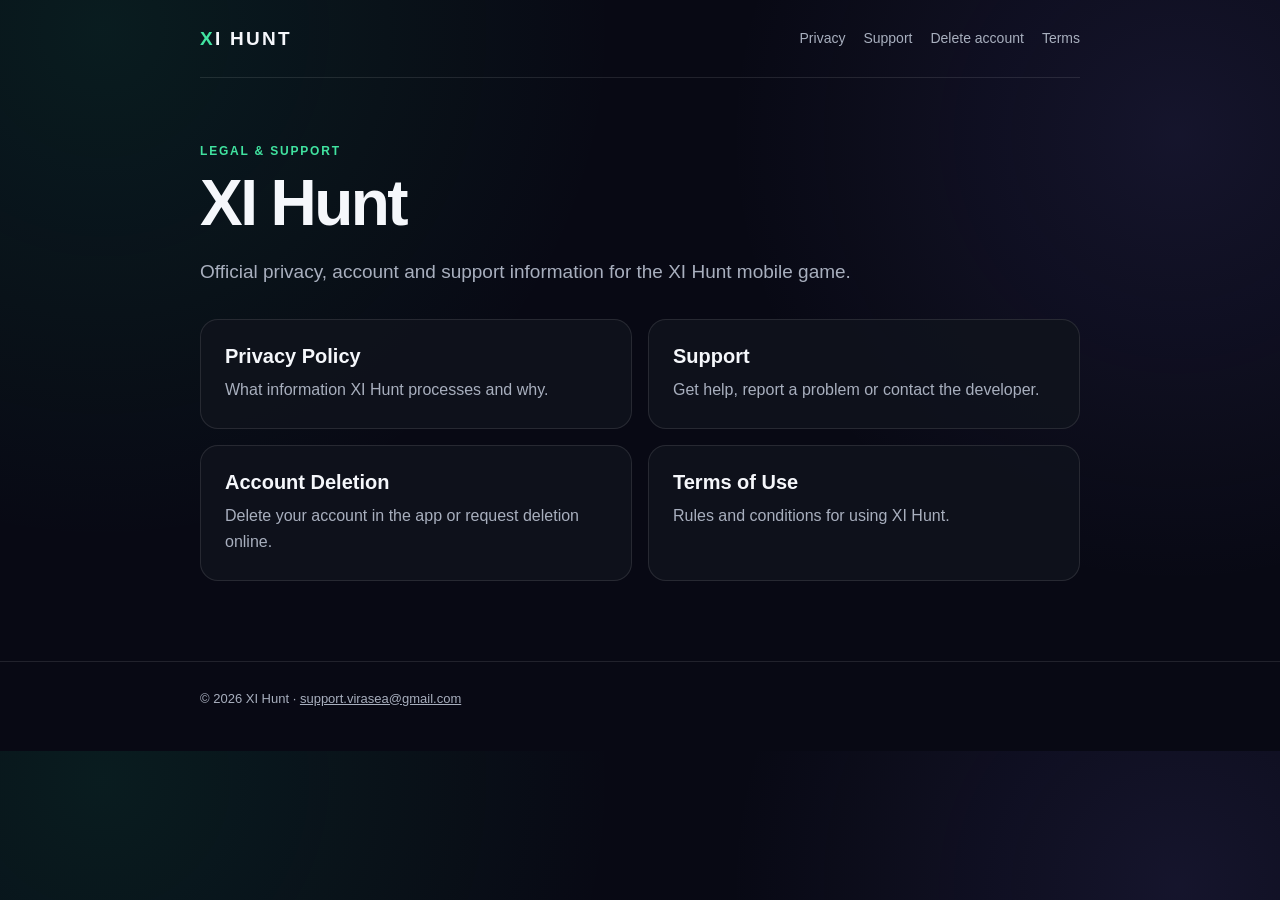
<file: index.html>
<!doctype html>
<html lang="en">
  <head>
    <meta charset="utf-8" />
    <meta name="viewport" content="width=device-width, initial-scale=1" />
    <meta name="description" content="XI Hunt privacy, support, account deletion and terms." />
    <title>XI Hunt — Legal & Support</title>
    <link rel="stylesheet" href="./assets/site.css" />
  </head>
  <body>
    <header class="shell topbar">
      <a class="brand" href="./"><span>X</span>I HUNT</a>
      <nav class="nav" aria-label="Legal and support">
        <a href="./privacy/">Privacy</a>
        <a href="./support/">Support</a>
        <a href="./account-deletion/">Delete account</a>
        <a href="./terms/">Terms</a>
      </nav>
    </header>
    <main class="shell">
      <div class="eyebrow">Legal & Support</div>
      <h1>XI Hunt</h1>
      <p class="lead">Official privacy, account and support information for the XI Hunt mobile game.</p>
      <div class="grid">
        <a class="card" href="./privacy/"><h2>Privacy Policy</h2><p>What information XI Hunt processes and why.</p></a>
        <a class="card" href="./support/"><h2>Support</h2><p>Get help, report a problem or contact the developer.</p></a>
        <a class="card" href="./account-deletion/"><h2>Account Deletion</h2><p>Delete your account in the app or request deletion online.</p></a>
        <a class="card" href="./terms/"><h2>Terms of Use</h2><p>Rules and conditions for using XI Hunt.</p></a>
      </div>
    </main>
    <footer><div class="shell">© 2026 XI Hunt · <a href="mailto:support.virasea@gmail.com">support.virasea@gmail.com</a></div></footer>
  </body>
</html>
</file>
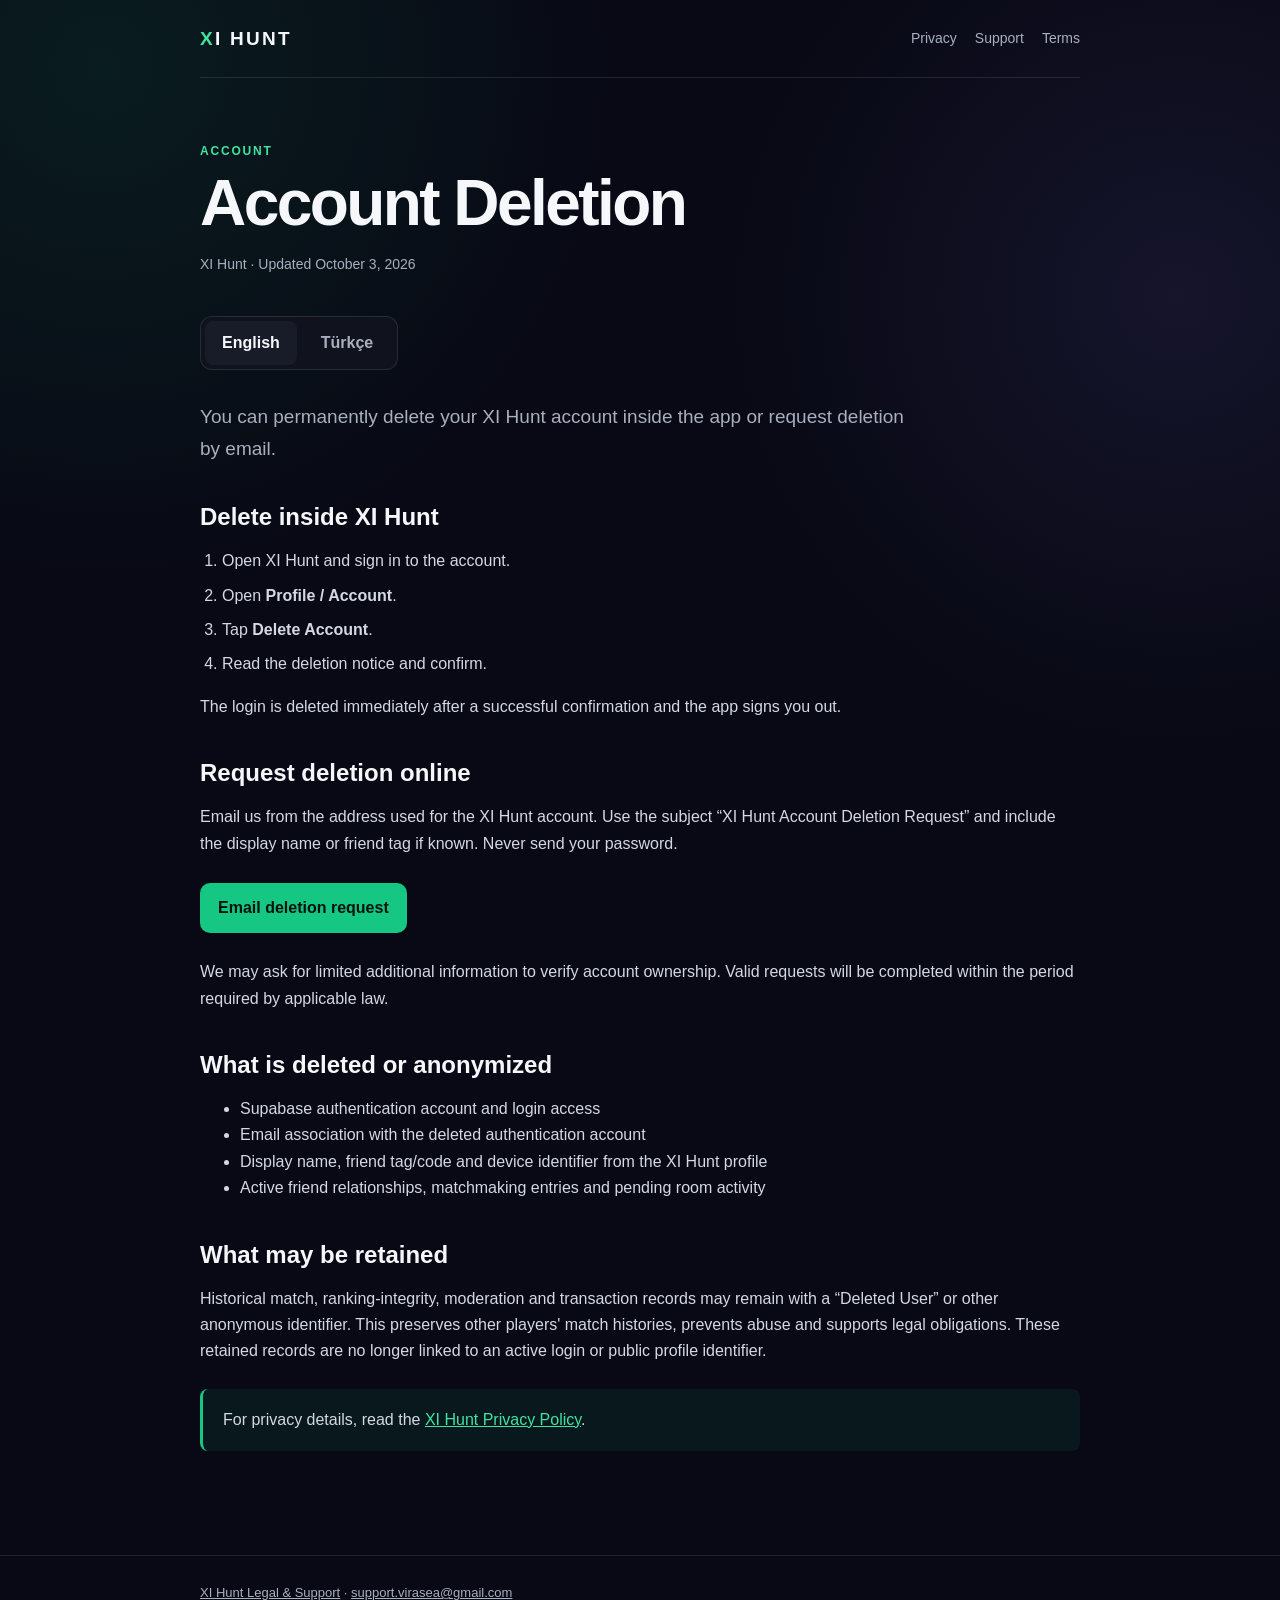
<file: account-deletion/index.html>
<!doctype html>
<html lang="en">
  <head>
    <meta charset="utf-8" /><meta name="viewport" content="width=device-width, initial-scale=1" />
    <meta name="description" content="Delete an XI Hunt account in the app or request deletion online." />
    <title>Account Deletion — XI Hunt</title><link rel="stylesheet" href="../assets/site.css" />
  </head>
  <body>
    <header class="shell topbar"><a class="brand" href="../"><span>X</span>I HUNT</a><nav class="nav"><a href="../privacy/">Privacy</a><a href="../support/">Support</a><a href="../terms/">Terms</a></nav></header>
    <main class="shell">
      <div class="eyebrow">Account</div><h1>Account Deletion</h1><p class="meta">XI Hunt · Updated October 3, 2026</p>
      <div class="language-switch"><button type="button" data-language-button="en" aria-pressed="true">English</button><button type="button" data-language-button="tr" aria-pressed="false">Türkçe</button></div>
      <article data-language-panel="en">
        <p class="lead">You can permanently delete your XI Hunt account inside the app or request deletion by email.</p>
        <h2>Delete inside XI Hunt</h2>
        <ol class="steps"><li>Open XI Hunt and sign in to the account.</li><li>Open <strong>Profile / Account</strong>.</li><li>Tap <strong>Delete Account</strong>.</li><li>Read the deletion notice and confirm.</li></ol>
        <p>The login is deleted immediately after a successful confirmation and the app signs you out.</p>
        <h2>Request deletion online</h2>
        <p>Email us from the address used for the XI Hunt account. Use the subject “XI Hunt Account Deletion Request” and include the display name or friend tag if known. Never send your password.</p>
        <a class="button" href="mailto:support.virasea@gmail.com?subject=XI%20Hunt%20Account%20Deletion%20Request">Email deletion request</a>
        <p>We may ask for limited additional information to verify account ownership. Valid requests will be completed within the period required by applicable law.</p>
        <h2>What is deleted or anonymized</h2>
        <ul><li>Supabase authentication account and login access</li><li>Email association with the deleted authentication account</li><li>Display name, friend tag/code and device identifier from the XI Hunt profile</li><li>Active friend relationships, matchmaking entries and pending room activity</li></ul>
        <h2>What may be retained</h2>
        <p>Historical match, ranking-integrity, moderation and transaction records may remain with a “Deleted User” or other anonymous identifier. This preserves other players' match histories, prevents abuse and supports legal obligations. These retained records are no longer linked to an active login or public profile identifier.</p>
        <div class="notice"><p>For privacy details, read the <a href="../privacy/">XI Hunt Privacy Policy</a>.</p></div>
      </article>
      <article data-language-panel="tr" hidden>
        <p class="lead">XI Hunt hesabınızı uygulama içinden kalıcı olarak silebilir veya e-postayla silme talebi gönderebilirsiniz.</p>
        <h2>XI Hunt içinden silme</h2>
        <ol class="steps"><li>XI Hunt'ı açın ve hesabınıza giriş yapın.</li><li><strong>Profil / Hesap</strong> bölümünü açın.</li><li><strong>Hesabı Sil</strong> seçeneğine dokunun.</li><li>Silme bildirimini okuyup işlemi onaylayın.</li></ol>
        <p>Başarılı onayın ardından giriş hesabı hemen silinir ve uygulamadaki oturumunuz kapatılır.</p>
        <h2>Web üzerinden silme talebi</h2>
        <p>XI Hunt hesabında kullandığınız e-posta adresinden bize yazın. Konu alanına “XI Hunt Hesap Silme Talebi” yazın; biliyorsanız görünen adınızı veya arkadaş etiketini ekleyin. Şifrenizi asla göndermeyin.</p>
        <a class="button" href="mailto:support.virasea@gmail.com?subject=XI%20Hunt%20Hesap%20Silme%20Talebi">Silme talebi gönder</a>
        <p>Hesap sahipliğini doğrulamak için sınırlı ek bilgi isteyebiliriz. Geçerli talepler yürürlükteki hukukun gerektirdiği süre içinde tamamlanır.</p>
        <h2>Silinen veya anonimleştirilen bilgiler</h2>
        <ul><li>Supabase kimlik doğrulama hesabı ve giriş erişimi</li><li>Silinen kimlik doğrulama hesabıyla ilişkili e-posta</li><li>XI Hunt profilindeki görünen ad, arkadaş etiketi/kodu ve cihaz tanımlayıcısı</li><li>Aktif arkadaşlıklar, eşleşme kuyruğu ve bekleyen oda işlemleri</li></ul>
        <h2>Saklanabilecek bilgiler</h2>
        <p>Geçmiş maç, sıralama bütünlüğü, moderasyon ve işlem kayıtları “Silinmiş Kullanıcı” veya başka bir anonim tanımlayıcıyla saklanabilir. Bu; diğer oyuncuların maç geçmişini korumak, kötüye kullanımı önlemek ve yasal yükümlülükleri desteklemek içindir. Saklanan kayıtlar artık aktif bir giriş veya herkese açık profil tanımlayıcısıyla bağlantılı değildir.</p>
        <div class="notice"><p>Ayrıntılar için <a href="../privacy/">XI Hunt Gizlilik Politikası</a>'nı okuyun.</p></div>
      </article>
    </main>
    <footer><div class="shell"><a href="../">XI Hunt Legal & Support</a> · <a href="mailto:support.virasea@gmail.com">support.virasea@gmail.com</a></div></footer><script src="../assets/site.js"></script>
  </body>
</html>
</file>
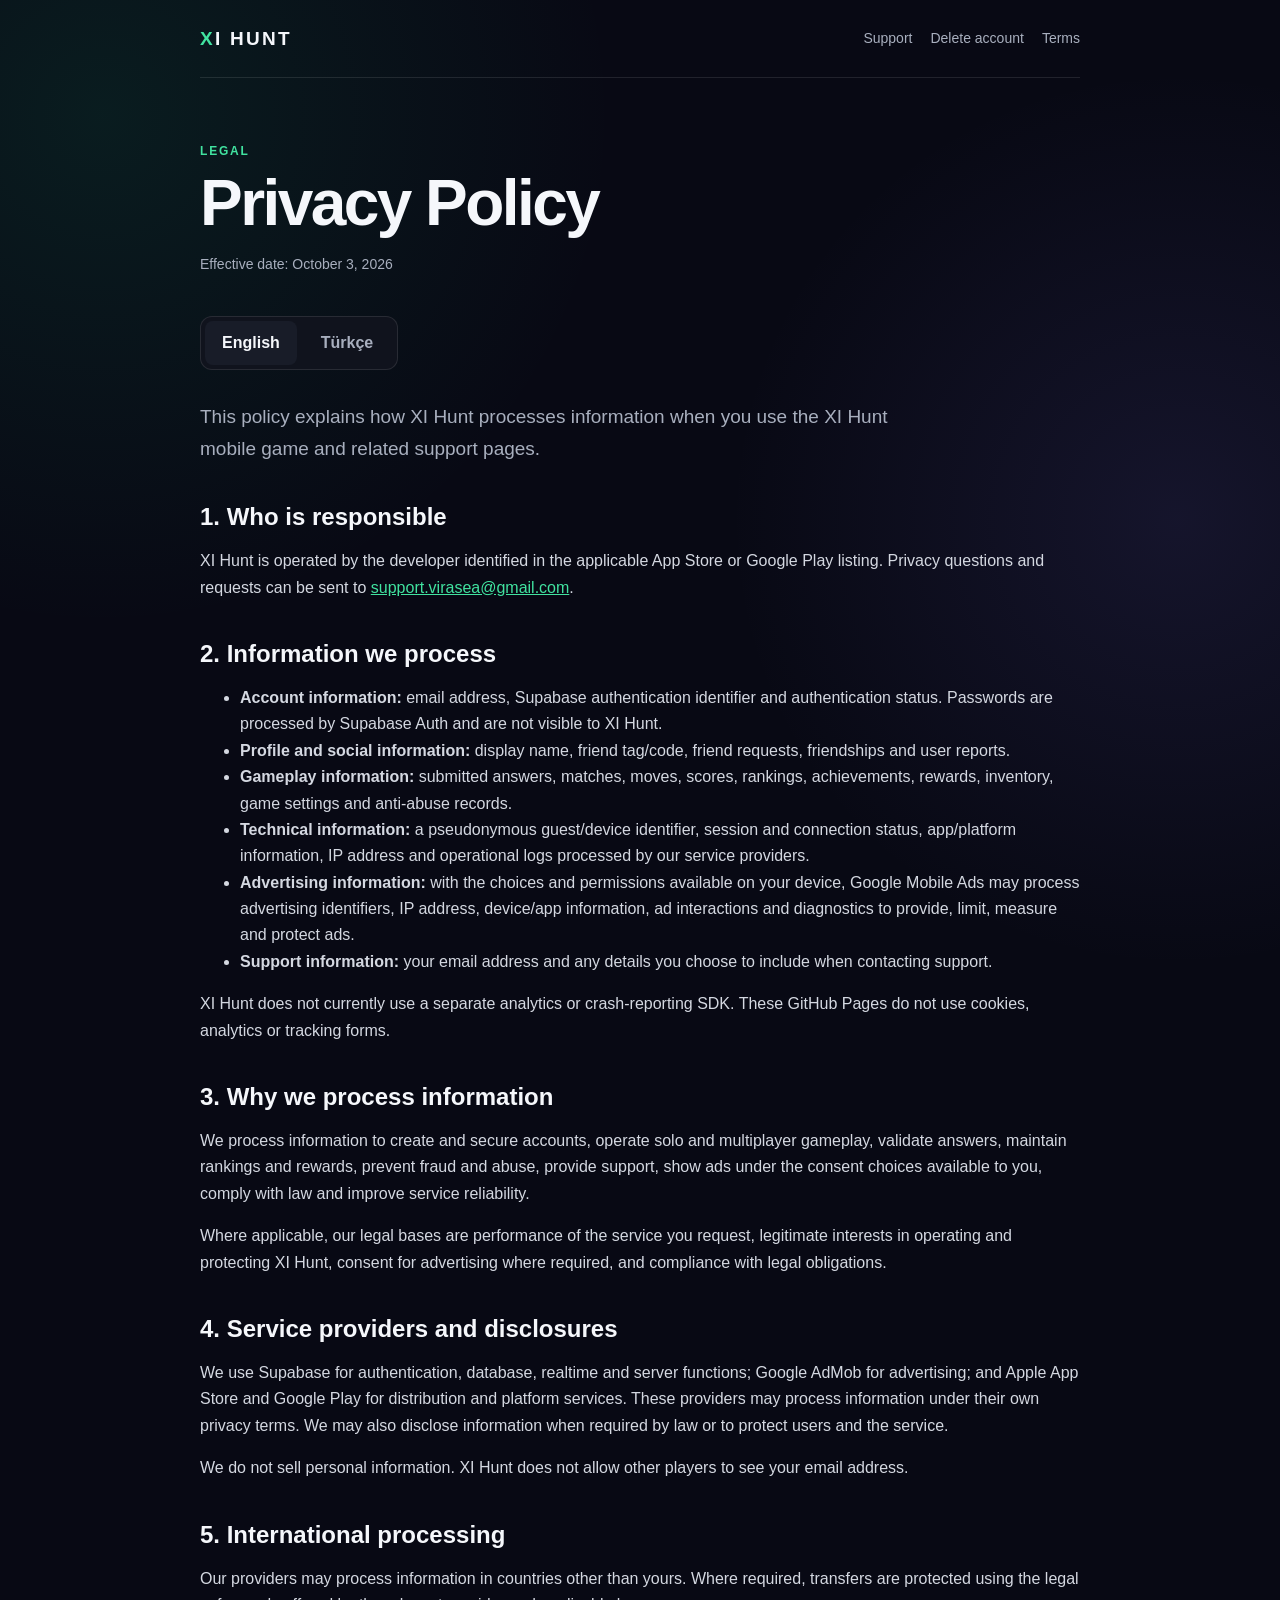
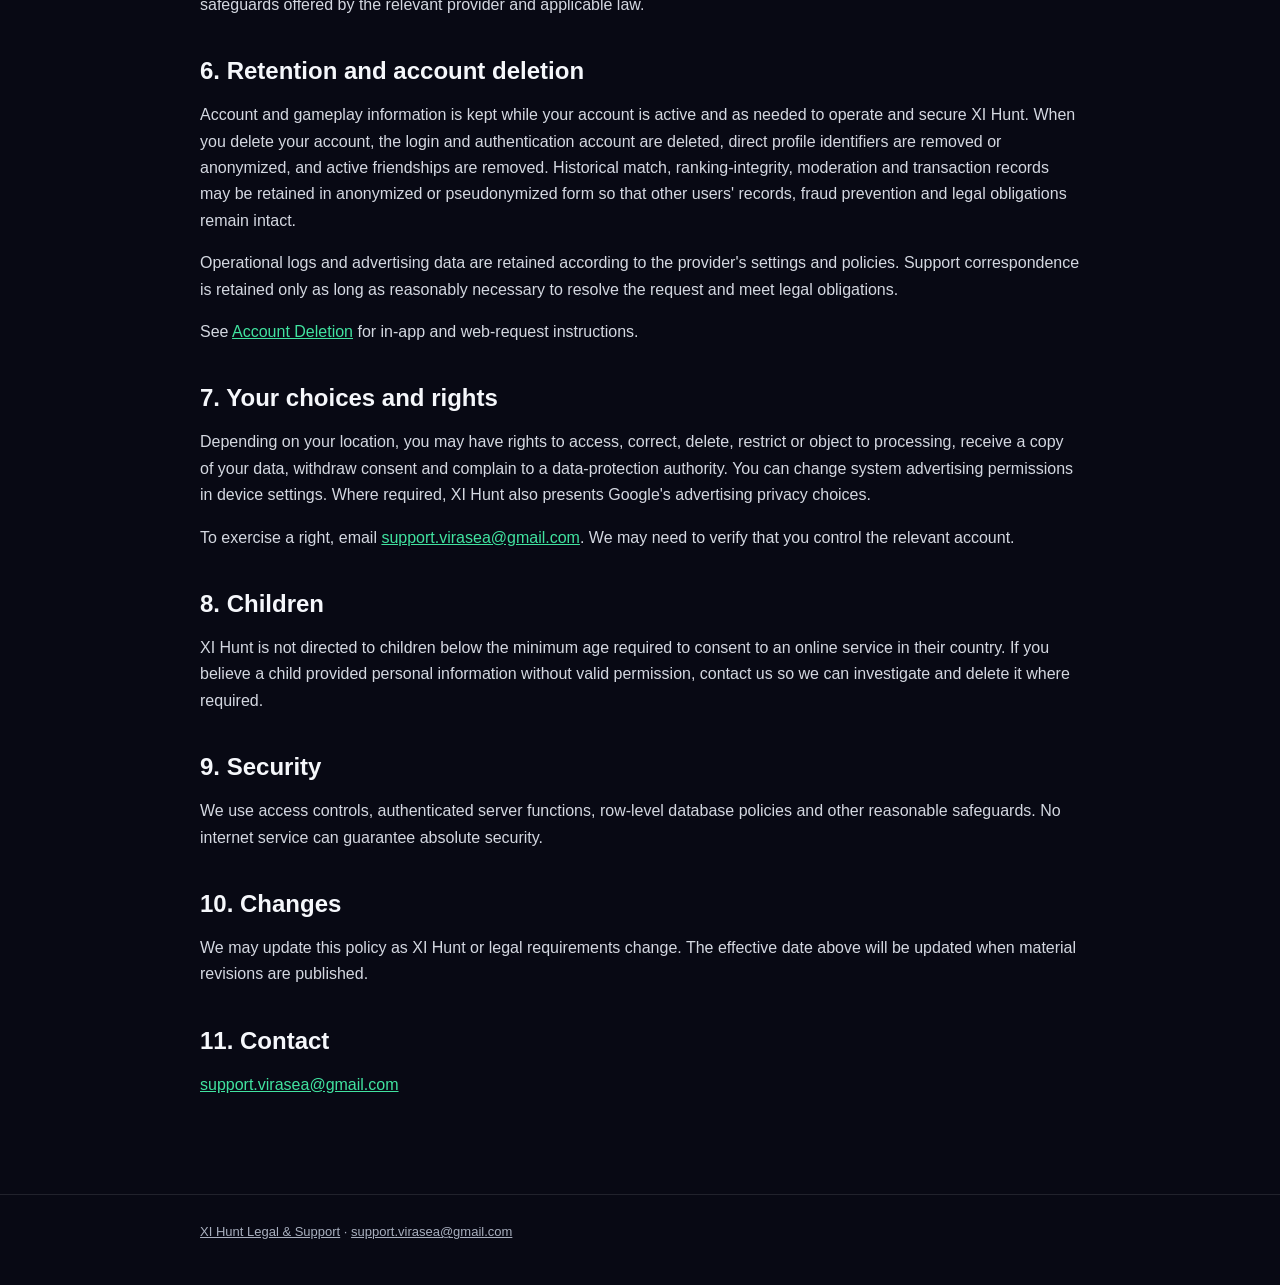
<file: privacy/index.html>
<!doctype html>
<html lang="en">
  <head>
    <meta charset="utf-8" />
    <meta name="viewport" content="width=device-width, initial-scale=1" />
    <meta name="description" content="XI Hunt Privacy Policy." />
    <title>Privacy Policy — XI Hunt</title>
    <link rel="stylesheet" href="../assets/site.css" />
  </head>
  <body>
    <header class="shell topbar"><a class="brand" href="../"><span>X</span>I HUNT</a><nav class="nav"><a href="../support/">Support</a><a href="../account-deletion/">Delete account</a><a href="../terms/">Terms</a></nav></header>
    <main class="shell">
      <div class="eyebrow">Legal</div><h1>Privacy Policy</h1><p class="meta">Effective date: October 3, 2026</p>
      <div class="language-switch" aria-label="Language"><button type="button" data-language-button="en" aria-pressed="true">English</button><button type="button" data-language-button="tr" aria-pressed="false">Türkçe</button></div>

      <article data-language-panel="en">
        <p class="lead">This policy explains how XI Hunt processes information when you use the XI Hunt mobile game and related support pages.</p>
        <h2>1. Who is responsible</h2>
        <p>XI Hunt is operated by the developer identified in the applicable App Store or Google Play listing. Privacy questions and requests can be sent to <a href="mailto:support.virasea@gmail.com">support.virasea@gmail.com</a>.</p>
        <h2>2. Information we process</h2>
        <ul>
          <li><strong>Account information:</strong> email address, Supabase authentication identifier and authentication status. Passwords are processed by Supabase Auth and are not visible to XI Hunt.</li>
          <li><strong>Profile and social information:</strong> display name, friend tag/code, friend requests, friendships and user reports.</li>
          <li><strong>Gameplay information:</strong> submitted answers, matches, moves, scores, rankings, achievements, rewards, inventory, game settings and anti-abuse records.</li>
          <li><strong>Technical information:</strong> a pseudonymous guest/device identifier, session and connection status, app/platform information, IP address and operational logs processed by our service providers.</li>
          <li><strong>Advertising information:</strong> with the choices and permissions available on your device, Google Mobile Ads may process advertising identifiers, IP address, device/app information, ad interactions and diagnostics to provide, limit, measure and protect ads.</li>
          <li><strong>Support information:</strong> your email address and any details you choose to include when contacting support.</li>
        </ul>
        <p>XI Hunt does not currently use a separate analytics or crash-reporting SDK. These GitHub Pages do not use cookies, analytics or tracking forms.</p>
        <h2>3. Why we process information</h2>
        <p>We process information to create and secure accounts, operate solo and multiplayer gameplay, validate answers, maintain rankings and rewards, prevent fraud and abuse, provide support, show ads under the consent choices available to you, comply with law and improve service reliability.</p>
        <p>Where applicable, our legal bases are performance of the service you request, legitimate interests in operating and protecting XI Hunt, consent for advertising where required, and compliance with legal obligations.</p>
        <h2>4. Service providers and disclosures</h2>
        <p>We use Supabase for authentication, database, realtime and server functions; Google AdMob for advertising; and Apple App Store and Google Play for distribution and platform services. These providers may process information under their own privacy terms. We may also disclose information when required by law or to protect users and the service.</p>
        <p>We do not sell personal information. XI Hunt does not allow other players to see your email address.</p>
        <h2>5. International processing</h2>
        <p>Our providers may process information in countries other than yours. Where required, transfers are protected using the legal safeguards offered by the relevant provider and applicable law.</p>
        <h2>6. Retention and account deletion</h2>
        <p>Account and gameplay information is kept while your account is active and as needed to operate and secure XI Hunt. When you delete your account, the login and authentication account are deleted, direct profile identifiers are removed or anonymized, and active friendships are removed. Historical match, ranking-integrity, moderation and transaction records may be retained in anonymized or pseudonymized form so that other users' records, fraud prevention and legal obligations remain intact.</p>
        <p>Operational logs and advertising data are retained according to the provider's settings and policies. Support correspondence is retained only as long as reasonably necessary to resolve the request and meet legal obligations.</p>
        <p>See <a href="../account-deletion/">Account Deletion</a> for in-app and web-request instructions.</p>
        <h2>7. Your choices and rights</h2>
        <p>Depending on your location, you may have rights to access, correct, delete, restrict or object to processing, receive a copy of your data, withdraw consent and complain to a data-protection authority. You can change system advertising permissions in device settings. Where required, XI Hunt also presents Google's advertising privacy choices.</p>
        <p>To exercise a right, email <a href="mailto:support.virasea@gmail.com">support.virasea@gmail.com</a>. We may need to verify that you control the relevant account.</p>
        <h2>8. Children</h2>
        <p>XI Hunt is not directed to children below the minimum age required to consent to an online service in their country. If you believe a child provided personal information without valid permission, contact us so we can investigate and delete it where required.</p>
        <h2>9. Security</h2>
        <p>We use access controls, authenticated server functions, row-level database policies and other reasonable safeguards. No internet service can guarantee absolute security.</p>
        <h2>10. Changes</h2>
        <p>We may update this policy as XI Hunt or legal requirements change. The effective date above will be updated when material revisions are published.</p>
        <h2>11. Contact</h2><p><a href="mailto:support.virasea@gmail.com">support.virasea@gmail.com</a></p>
      </article>

      <article data-language-panel="tr" hidden>
        <p class="lead">Bu politika, XI Hunt mobil oyununu ve ilgili destek sayfalarını kullandığınızda bilgilerin nasıl işlendiğini açıklar.</p>
        <h2>1. Veri sorumlusu</h2>
        <p>XI Hunt, ilgili App Store veya Google Play sayfasında belirtilen geliştirici tarafından işletilir. Gizlilik soruları ve talepleri <a href="mailto:support.virasea@gmail.com">support.virasea@gmail.com</a> adresine gönderilebilir.</p>
        <h2>2. İşlediğimiz bilgiler</h2>
        <ul>
          <li><strong>Hesap bilgileri:</strong> e-posta adresi, Supabase kimlik doğrulama tanımlayıcısı ve doğrulama durumu. Şifreler Supabase Auth tarafından işlenir ve XI Hunt tarafından görüntülenmez.</li>
          <li><strong>Profil ve sosyal bilgiler:</strong> görünen ad, arkadaş etiketi/kodu, arkadaşlık istekleri, arkadaşlıklar ve kullanıcı raporları.</li>
          <li><strong>Oyun bilgileri:</strong> gönderilen cevaplar, maçlar, hamleler, skorlar, sıralamalar, başarımlar, ödüller, envanter, oyun ayarları ve kötüye kullanım önleme kayıtları.</li>
          <li><strong>Teknik bilgiler:</strong> takma adlı misafir/cihaz tanımlayıcısı, oturum ve bağlantı durumu, uygulama/platform bilgisi, IP adresi ve hizmet sağlayıcılarımızın işlediği operasyon kayıtları.</li>
          <li><strong>Reklam bilgileri:</strong> cihazınızdaki seçim ve izinlere bağlı olarak Google Mobile Ads; reklam sunmak, sınırlamak, ölçmek ve korumak için reklam tanımlayıcılarını, IP adresini, cihaz/uygulama bilgisini, reklam etkileşimlerini ve tanılama verilerini işleyebilir.</li>
          <li><strong>Destek bilgileri:</strong> destekle iletişime geçtiğinizde e-posta adresiniz ve paylaşmayı seçtiğiniz bilgiler.</li>
        </ul>
        <p>XI Hunt şu anda ayrı bir analiz veya çökme raporlama SDK'sı kullanmaz. Bu GitHub Pages sayfaları çerez, analiz veya takip formu kullanmaz.</p>
        <h2>3. Bilgileri neden işliyoruz</h2>
        <p>Bilgileri; hesap oluşturmak ve korumak, solo ve çok oyunculu oyunları çalıştırmak, cevapları doğrulamak, sıralama ve ödülleri sürdürmek, dolandırıcılık ve kötüye kullanımı önlemek, destek vermek, izin tercihlerinize göre reklam göstermek, yasal yükümlülüklere uymak ve hizmet güvenilirliğini geliştirmek için işleriz.</p>
        <p>Uygulanabildiği ölçüde hukuki sebeplerimiz; talep ettiğiniz hizmetin sunulması, XI Hunt'ı işletme ve korumaya yönelik meşru menfaatler, gerekli olduğu yerde reklam izni ve hukuki yükümlülüklerdir.</p>
        <h2>4. Hizmet sağlayıcılar ve paylaşımlar</h2>
        <p>Kimlik doğrulama, veritabanı, gerçek zamanlı servis ve sunucu fonksiyonları için Supabase; reklamlar için Google AdMob; dağıtım ve platform hizmetleri için Apple App Store ve Google Play kullanılır. Bu sağlayıcılar bilgileri kendi gizlilik koşullarına göre işleyebilir. Ayrıca yasaların gerektirdiği veya kullanıcıları ve hizmeti korumak için gerekli olduğu durumlarda bilgi paylaşabiliriz.</p>
        <p>Kişisel bilgileri satmayız. XI Hunt e-posta adresinizi diğer oyunculara göstermez.</p>
        <h2>5. Uluslararası işleme</h2>
        <p>Hizmet sağlayıcılarımız bilgileri yaşadığınız ülke dışındaki ülkelerde işleyebilir. Gerekli olduğunda aktarımlar, ilgili sağlayıcının sunduğu ve yürürlükteki hukuka uygun güvencelerle korunur.</p>
        <h2>6. Saklama ve hesap silme</h2>
        <p>Hesap ve oyun bilgileri, hesabınız aktifken ve XI Hunt'ı işletmek ve korumak için gerektiği sürece saklanır. Hesabınızı sildiğinizde giriş ve kimlik doğrulama hesabı silinir, doğrudan profil tanımlayıcıları kaldırılır veya anonimleştirilir ve aktif arkadaşlıklar kaldırılır. Diğer kullanıcıların kayıtlarının, sıralama bütünlüğünün, dolandırıcılık önlemenin ve yasal yükümlülüklerin bozulmaması için geçmiş maç, moderasyon ve işlem kayıtları anonim veya takma adlı biçimde saklanabilir.</p>
        <p>Operasyon kayıtları ve reklam verileri, sağlayıcının ayar ve politikalarına göre saklanır. Destek yazışmaları yalnızca talebi çözmek ve yasal yükümlülükleri yerine getirmek için makul ölçüde gerekli süre boyunca tutulur.</p>
        <p>Uygulama içi ve web talebi adımları için <a href="../account-deletion/">Hesap Silme</a> sayfasına bakın.</p>
        <h2>7. Seçimleriniz ve haklarınız</h2>
        <p>Bulunduğunuz yere göre verilerinize erişme, düzeltme, silme, işlemeyi kısıtlama veya itiraz etme, verilerinizin bir kopyasını alma, izni geri çekme ve veri koruma makamına şikâyet etme haklarınız olabilir. Sistem reklam izinlerini cihaz ayarlarından değiştirebilirsiniz. Gerekli bölgelerde XI Hunt ayrıca Google reklam gizlilik seçeneklerini sunar.</p>
        <p>Bir hakkınızı kullanmak için <a href="mailto:support.virasea@gmail.com">support.virasea@gmail.com</a> adresine yazın. İlgili hesabın size ait olduğunu doğrulamamız gerekebilir.</p>
        <h2>8. Çocuklar</h2>
        <p>XI Hunt, bulunduğu ülkede çevrimiçi hizmete izin vermek için gereken asgari yaşın altındaki çocuklara yönelik değildir. Bir çocuğun geçerli izin olmadan kişisel bilgi verdiğini düşünüyorsanız inceleyip gerektiğinde silmemiz için bizimle iletişime geçin.</p>
        <h2>9. Güvenlik</h2>
        <p>Erişim kontrolleri, kimliği doğrulanmış sunucu fonksiyonları, satır seviyesinde veritabanı politikaları ve diğer makul önlemleri kullanırız. Hiçbir internet hizmeti mutlak güvenlik garanti edemez.</p>
        <h2>10. Değişiklikler</h2>
        <p>XI Hunt veya yasal gereklilikler değiştikçe bu politikayı güncelleyebiliriz. Önemli değişiklikler yayımlandığında yukarıdaki yürürlük tarihi güncellenir.</p>
        <h2>11. İletişim</h2><p><a href="mailto:support.virasea@gmail.com">support.virasea@gmail.com</a></p>
      </article>
    </main>
    <footer><div class="shell"><a href="../">XI Hunt Legal & Support</a> · <a href="mailto:support.virasea@gmail.com">support.virasea@gmail.com</a></div></footer>
    <script src="../assets/site.js"></script>
  </body>
</html>
</file>
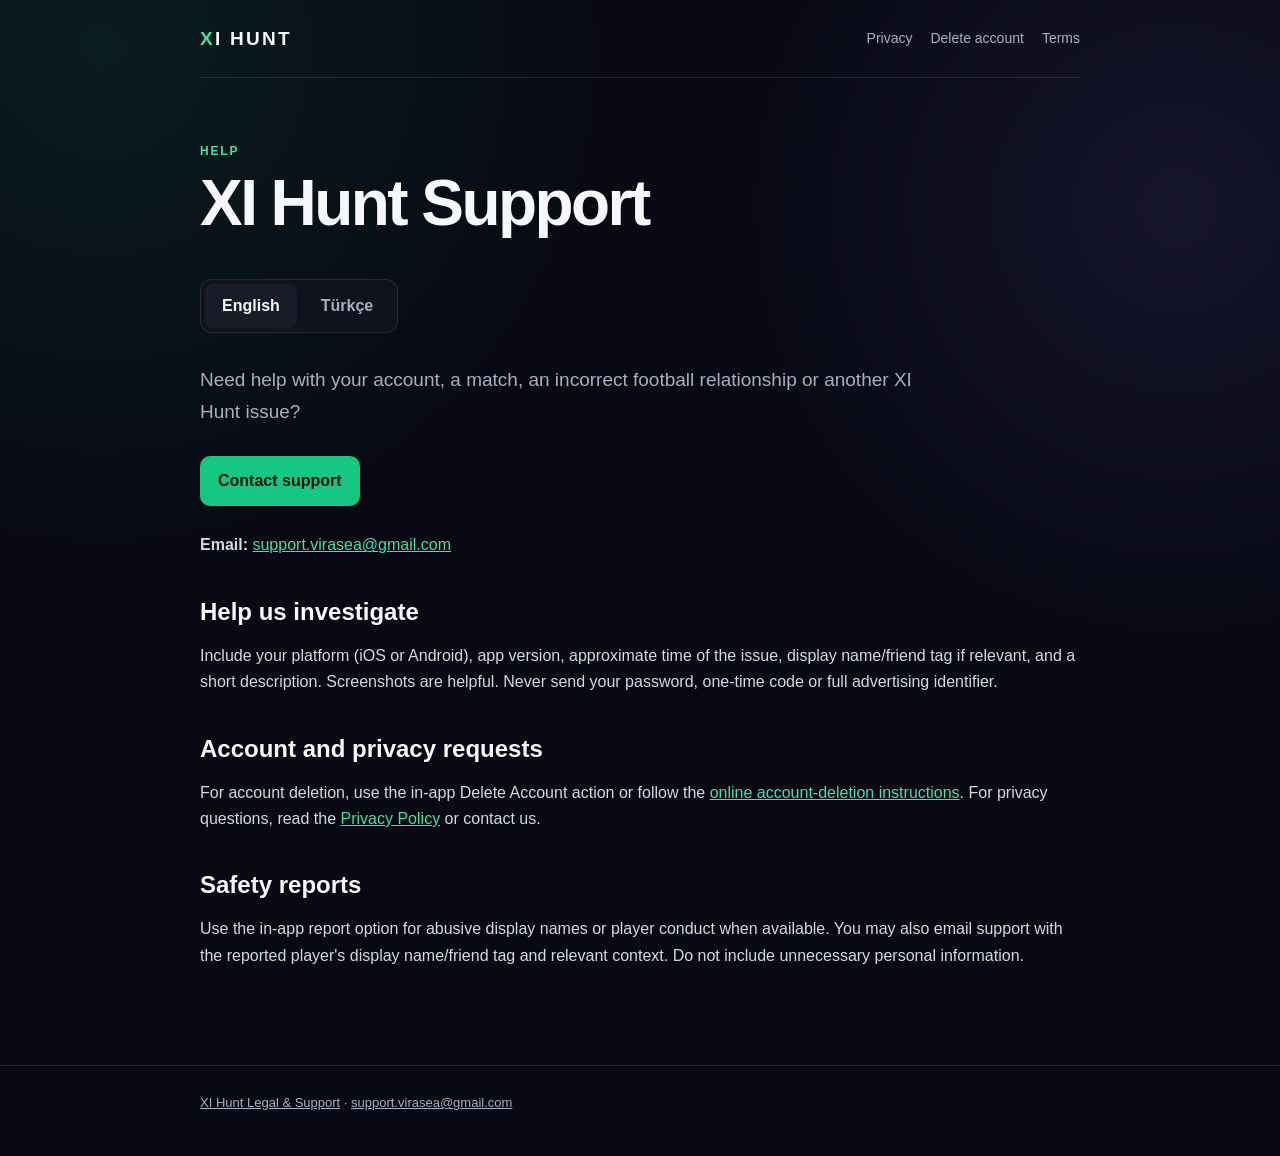
<file: support/index.html>
<!doctype html>
<html lang="en">
  <head><meta charset="utf-8" /><meta name="viewport" content="width=device-width, initial-scale=1" /><meta name="description" content="Contact XI Hunt support." /><title>Support — XI Hunt</title><link rel="stylesheet" href="../assets/site.css" /></head>
  <body>
    <header class="shell topbar"><a class="brand" href="../"><span>X</span>I HUNT</a><nav class="nav"><a href="../privacy/">Privacy</a><a href="../account-deletion/">Delete account</a><a href="../terms/">Terms</a></nav></header>
    <main class="shell">
      <div class="eyebrow">Help</div><h1>XI Hunt Support</h1>
      <div class="language-switch"><button type="button" data-language-button="en" aria-pressed="true">English</button><button type="button" data-language-button="tr" aria-pressed="false">Türkçe</button></div>
      <article data-language-panel="en">
        <p class="lead">Need help with your account, a match, an incorrect football relationship or another XI Hunt issue?</p>
        <a class="button" href="mailto:support.virasea@gmail.com?subject=XI%20Hunt%20Support">Contact support</a>
        <p><strong>Email:</strong> <a href="mailto:support.virasea@gmail.com">support.virasea@gmail.com</a></p>
        <h2>Help us investigate</h2><p>Include your platform (iOS or Android), app version, approximate time of the issue, display name/friend tag if relevant, and a short description. Screenshots are helpful. Never send your password, one-time code or full advertising identifier.</p>
        <h2>Account and privacy requests</h2><p>For account deletion, use the in-app Delete Account action or follow the <a href="../account-deletion/">online account-deletion instructions</a>. For privacy questions, read the <a href="../privacy/">Privacy Policy</a> or contact us.</p>
        <h2>Safety reports</h2><p>Use the in-app report option for abusive display names or player conduct when available. You may also email support with the reported player's display name/friend tag and relevant context. Do not include unnecessary personal information.</p>
      </article>
      <article data-language-panel="tr" hidden>
        <p class="lead">Hesabınız, bir maç, hatalı futbolcu ilişkisi veya başka bir XI Hunt sorunu için yardıma mı ihtiyacınız var?</p>
        <a class="button" href="mailto:support.virasea@gmail.com?subject=XI%20Hunt%20Destek">Destekle iletişime geç</a>
        <p><strong>E-posta:</strong> <a href="mailto:support.virasea@gmail.com">support.virasea@gmail.com</a></p>
        <h2>İncelememize yardımcı olun</h2><p>Platformunuzu (iOS veya Android), uygulama sürümünü, sorunun yaklaşık zamanını, ilgiliyse görünen adınızı/arkadaş etiketinizi ve kısa bir açıklamayı ekleyin. Ekran görüntüleri faydalıdır. Şifrenizi, tek kullanımlık kodunuzu veya tam reklam tanımlayıcınızı asla göndermeyin.</p>
        <h2>Hesap ve gizlilik talepleri</h2><p>Hesap silme için uygulama içindeki Hesabı Sil işlemini kullanın veya <a href="../account-deletion/">web üzerinden hesap silme adımlarını</a> izleyin. Gizlilik soruları için <a href="../privacy/">Gizlilik Politikası</a>'nı okuyun veya bizimle iletişime geçin.</p>
        <h2>Güvenlik bildirimleri</h2><p>Uygun olduğunda kötüye kullanılan görünen adlar veya oyuncu davranışları için uygulama içi bildirim seçeneğini kullanın. Bildirilen oyuncunun görünen adı/arkadaş etiketi ve ilgili bağlamla destek e-postasına da yazabilirsiniz. Gereksiz kişisel bilgi paylaşmayın.</p>
      </article>
    </main>
    <footer><div class="shell"><a href="../">XI Hunt Legal & Support</a> · <a href="mailto:support.virasea@gmail.com">support.virasea@gmail.com</a></div></footer><script src="../assets/site.js"></script>
  </body>
</html>
</file>
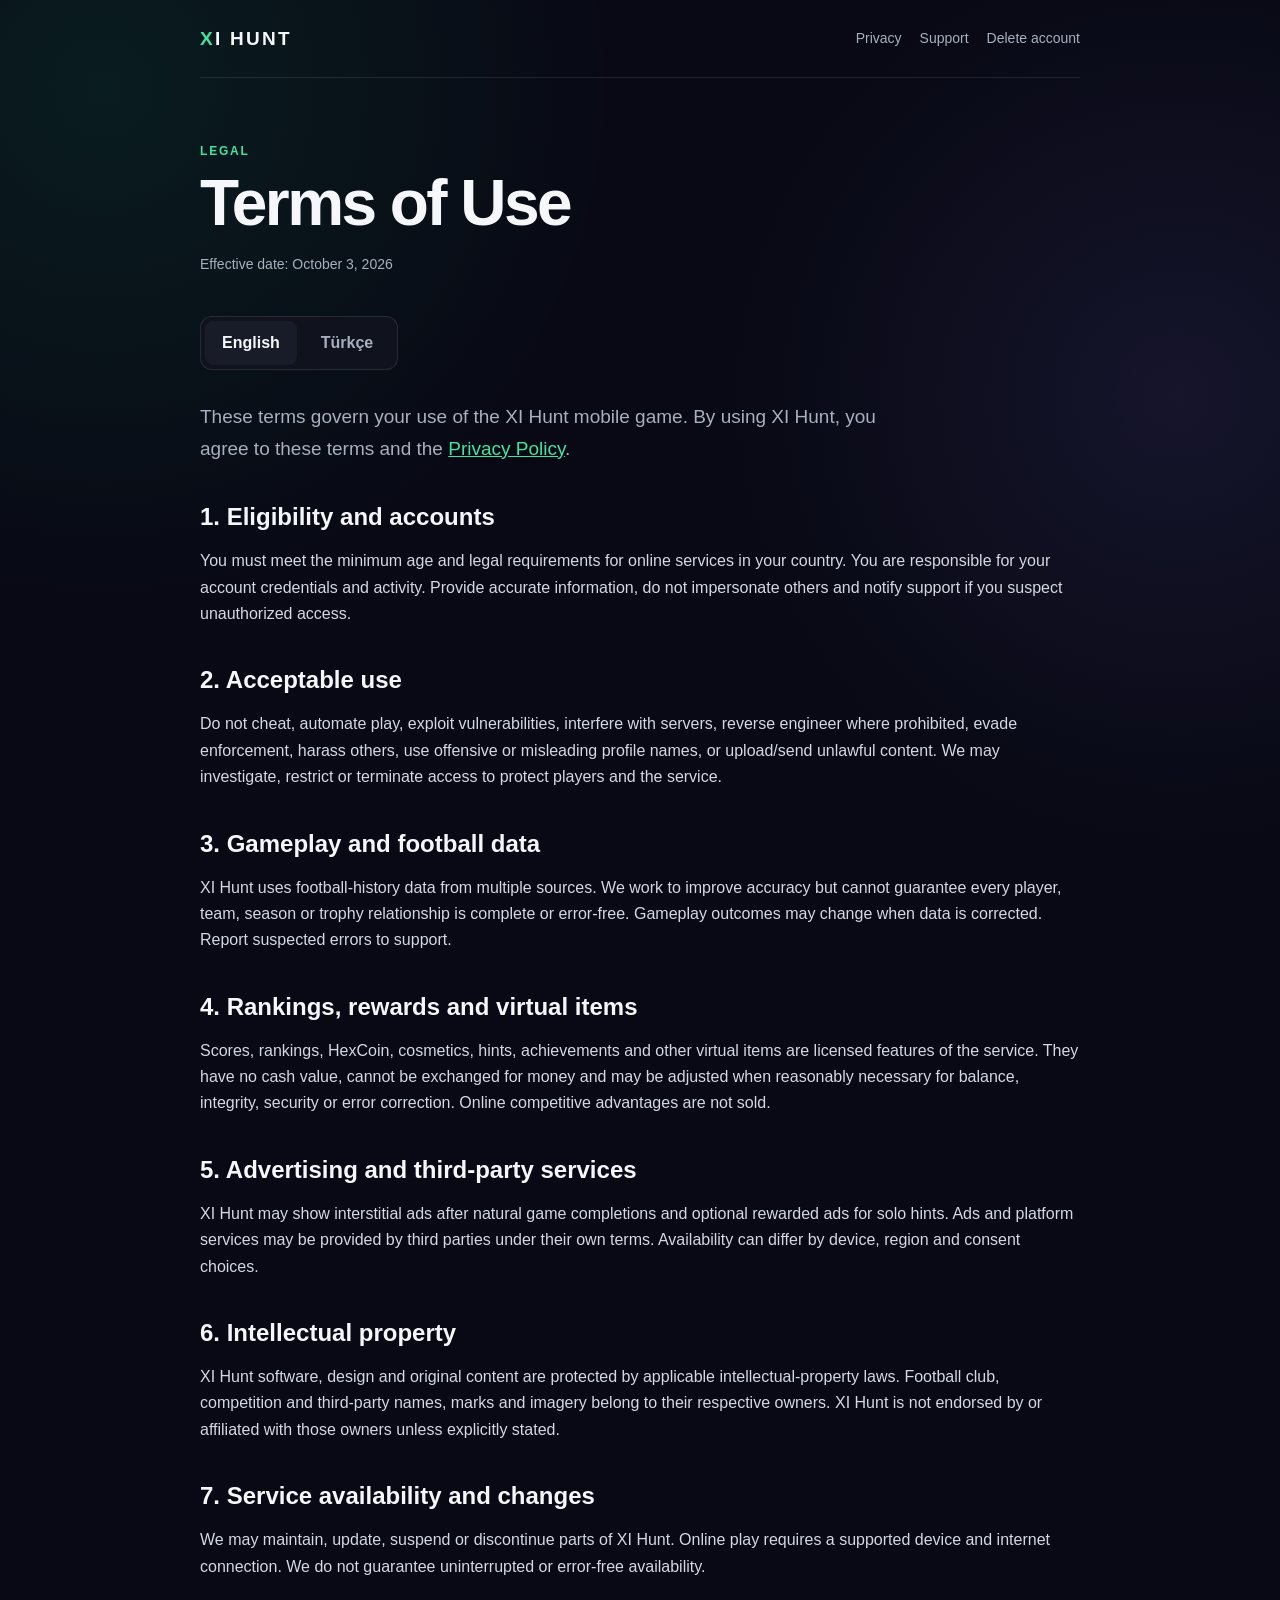
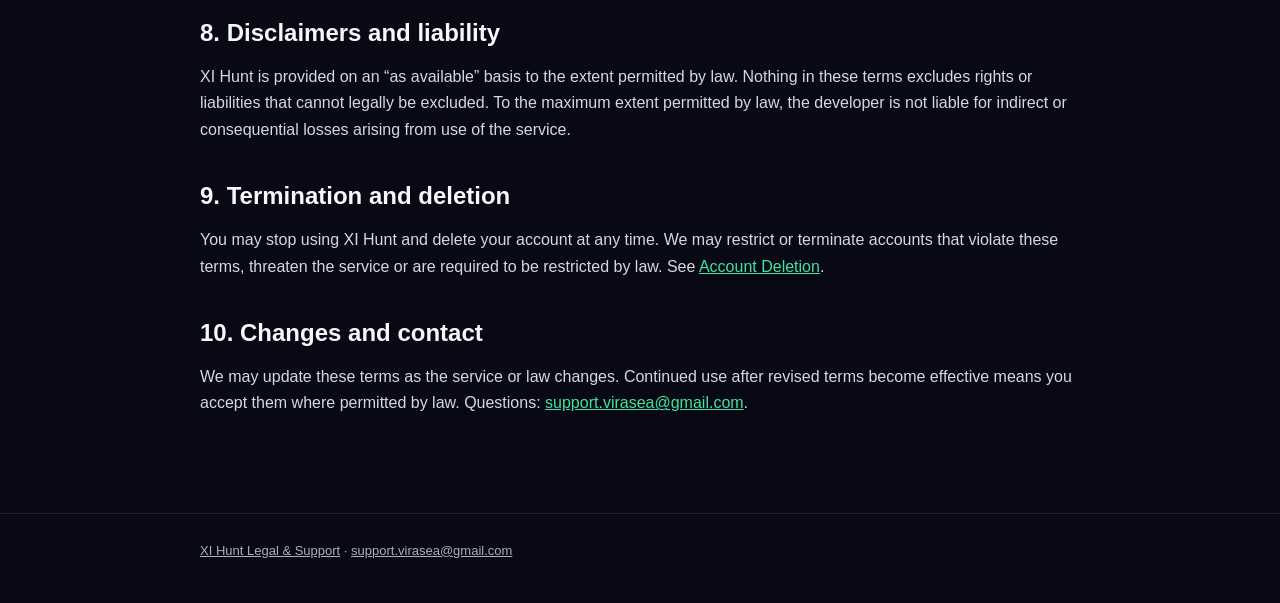
<file: terms/index.html>
<!doctype html>
<html lang="en">
  <head><meta charset="utf-8" /><meta name="viewport" content="width=device-width, initial-scale=1" /><meta name="description" content="XI Hunt Terms of Use." /><title>Terms of Use — XI Hunt</title><link rel="stylesheet" href="../assets/site.css" /></head>
  <body>
    <header class="shell topbar"><a class="brand" href="../"><span>X</span>I HUNT</a><nav class="nav"><a href="../privacy/">Privacy</a><a href="../support/">Support</a><a href="../account-deletion/">Delete account</a></nav></header>
    <main class="shell">
      <div class="eyebrow">Legal</div><h1>Terms of Use</h1><p class="meta">Effective date: October 3, 2026</p>
      <div class="language-switch"><button type="button" data-language-button="en" aria-pressed="true">English</button><button type="button" data-language-button="tr" aria-pressed="false">Türkçe</button></div>
      <article data-language-panel="en">
        <p class="lead">These terms govern your use of the XI Hunt mobile game. By using XI Hunt, you agree to these terms and the <a href="../privacy/">Privacy Policy</a>.</p>
        <h2>1. Eligibility and accounts</h2><p>You must meet the minimum age and legal requirements for online services in your country. You are responsible for your account credentials and activity. Provide accurate information, do not impersonate others and notify support if you suspect unauthorized access.</p>
        <h2>2. Acceptable use</h2><p>Do not cheat, automate play, exploit vulnerabilities, interfere with servers, reverse engineer where prohibited, evade enforcement, harass others, use offensive or misleading profile names, or upload/send unlawful content. We may investigate, restrict or terminate access to protect players and the service.</p>
        <h2>3. Gameplay and football data</h2><p>XI Hunt uses football-history data from multiple sources. We work to improve accuracy but cannot guarantee every player, team, season or trophy relationship is complete or error-free. Gameplay outcomes may change when data is corrected. Report suspected errors to support.</p>
        <h2>4. Rankings, rewards and virtual items</h2><p>Scores, rankings, HexCoin, cosmetics, hints, achievements and other virtual items are licensed features of the service. They have no cash value, cannot be exchanged for money and may be adjusted when reasonably necessary for balance, integrity, security or error correction. Online competitive advantages are not sold.</p>
        <h2>5. Advertising and third-party services</h2><p>XI Hunt may show interstitial ads after natural game completions and optional rewarded ads for solo hints. Ads and platform services may be provided by third parties under their own terms. Availability can differ by device, region and consent choices.</p>
        <h2>6. Intellectual property</h2><p>XI Hunt software, design and original content are protected by applicable intellectual-property laws. Football club, competition and third-party names, marks and imagery belong to their respective owners. XI Hunt is not endorsed by or affiliated with those owners unless explicitly stated.</p>
        <h2>7. Service availability and changes</h2><p>We may maintain, update, suspend or discontinue parts of XI Hunt. Online play requires a supported device and internet connection. We do not guarantee uninterrupted or error-free availability.</p>
        <h2>8. Disclaimers and liability</h2><p>XI Hunt is provided on an “as available” basis to the extent permitted by law. Nothing in these terms excludes rights or liabilities that cannot legally be excluded. To the maximum extent permitted by law, the developer is not liable for indirect or consequential losses arising from use of the service.</p>
        <h2>9. Termination and deletion</h2><p>You may stop using XI Hunt and delete your account at any time. We may restrict or terminate accounts that violate these terms, threaten the service or are required to be restricted by law. See <a href="../account-deletion/">Account Deletion</a>.</p>
        <h2>10. Changes and contact</h2><p>We may update these terms as the service or law changes. Continued use after revised terms become effective means you accept them where permitted by law. Questions: <a href="mailto:support.virasea@gmail.com">support.virasea@gmail.com</a>.</p>
      </article>
      <article data-language-panel="tr" hidden>
        <p class="lead">Bu koşullar XI Hunt mobil oyununu kullanımınızı düzenler. XI Hunt'ı kullanarak bu koşulları ve <a href="../privacy/">Gizlilik Politikası</a>'nı kabul edersiniz.</p>
        <h2>1. Uygunluk ve hesaplar</h2><p>Ülkenizde çevrimiçi hizmetler için gereken asgari yaş ve yasal koşulları karşılamalısınız. Hesap bilgilerinizden ve hesabınızdaki işlemlerden siz sorumlusunuz. Doğru bilgi verin, başkalarını taklit etmeyin ve yetkisiz erişimden şüphelenirseniz desteğe bildirin.</p>
        <h2>2. Kabul edilebilir kullanım</h2><p>Hile yapmayın, oyunu otomatikleştirmeyin, açıklardan yararlanmayın, sunuculara müdahale etmeyin, yasak olduğu ölçüde tersine mühendislik yapmayın, yaptırımları aşmayın, başkalarını taciz etmeyin, saldırgan veya yanıltıcı profil adı kullanmayın ve hukuka aykırı içerik göndermeyin. Oyuncuları ve hizmeti korumak için erişimi inceleyebilir, kısıtlayabilir veya sonlandırabiliriz.</p>
        <h2>3. Oynanış ve futbol verileri</h2><p>XI Hunt birden fazla kaynaktan futbol tarihi verisi kullanır. Doğruluğu geliştirmeye çalışsak da her oyuncu, takım, sezon veya kupa ilişkisinin eksiksiz ve hatasız olduğunu garanti edemeyiz. Veriler düzeltildiğinde oyun sonuçları değişebilir. Şüpheli hataları desteğe bildirin.</p>
        <h2>4. Sıralama, ödül ve sanal öğeler</h2><p>Skorlar, sıralamalar, HexCoin, kozmetikler, ipuçları, başarımlar ve diğer sanal öğeler hizmetin lisanslı özellikleridir. Nakit değerleri yoktur, paraya çevrilemezler ve denge, bütünlük, güvenlik veya hata düzeltme için makul ölçüde gerekli olduğunda ayarlanabilirler. Online rekabet avantajı satılmaz.</p>
        <h2>5. Reklamlar ve üçüncü taraf hizmetleri</h2><p>XI Hunt doğal oyun bitişlerinden sonra geçiş reklamları ve solo ipuçları için isteğe bağlı ödüllü reklamlar gösterebilir. Reklamlar ve platform hizmetleri kendi koşulları altında üçüncü taraflarca sağlanabilir. Kullanılabilirlik cihaz, bölge ve izin tercihine göre değişebilir.</p>
        <h2>6. Fikri mülkiyet</h2><p>XI Hunt yazılımı, tasarımı ve özgün içeriği yürürlükteki fikri mülkiyet yasalarıyla korunur. Futbol kulübü, organizasyon ve üçüncü taraf adları, markaları ve görselleri ilgili sahiplerine aittir. Açıkça belirtilmedikçe XI Hunt bu sahipler tarafından desteklenmez veya onlarla bağlantılı değildir.</p>
        <h2>7. Hizmet kullanılabilirliği ve değişiklikler</h2><p>XI Hunt'ın bazı bölümlerinde bakım yapabilir, güncelleme, askıya alma veya sonlandırma uygulayabiliriz. Online oyun desteklenen cihaz ve internet bağlantısı gerektirir. Kesintisiz veya hatasız kullanılabilirlik garanti edilmez.</p>
        <h2>8. Sorumluluk</h2><p>XI Hunt, yasaların izin verdiği ölçüde “mevcut haliyle” sunulur. Bu koşullar yasal olarak hariç tutulamayacak hak veya sorumlulukları ortadan kaldırmaz. Yasaların izin verdiği azami ölçüde geliştirici, hizmet kullanımından doğan dolaylı veya sonuçsal kayıplardan sorumlu değildir.</p>
        <h2>9. Sonlandırma ve silme</h2><p>XI Hunt'ı kullanmayı bırakabilir ve hesabınızı istediğiniz zaman silebilirsiniz. Bu koşulları ihlal eden, hizmeti tehdit eden veya yasa gereği kısıtlanması gereken hesapları sınırlayabilir veya sonlandırabiliriz. <a href="../account-deletion/">Hesap Silme</a> sayfasına bakın.</p>
        <h2>10. Değişiklikler ve iletişim</h2><p>Hizmet veya hukuk değiştikçe bu koşulları güncelleyebiliriz. Güncellenmiş koşullar yürürlüğe girdikten sonra kullanıma devam etmeniz, hukukun izin verdiği ölçüde koşulları kabul ettiğiniz anlamına gelir. Sorular: <a href="mailto:support.virasea@gmail.com">support.virasea@gmail.com</a>.</p>
      </article>
    </main>
    <footer><div class="shell"><a href="../">XI Hunt Legal & Support</a> · <a href="mailto:support.virasea@gmail.com">support.virasea@gmail.com</a></div></footer><script src="../assets/site.js"></script>
  </body>
</html>
</file>
<file: assets/site.css>
:root {
  color-scheme: dark;
  --bg: #080914;
  --surface: #10131d;
  --surface-raised: #181c28;
  --text: #f5f7fb;
  --muted: #a8afbe;
  --accent: #16c784;
  --accent-text: #41e3a0;
  --border: rgba(255, 255, 255, 0.1);
  --max: 880px;
}

* { box-sizing: border-box; }

html { scroll-behavior: smooth; }

body {
  margin: 0;
  overflow-x: hidden;
  background:
    radial-gradient(circle at 8% 4%, rgba(22, 199, 132, 0.1), transparent 32rem),
    radial-gradient(circle at 92% 18%, rgba(117, 104, 216, 0.12), transparent 28rem),
    var(--bg);
  color: var(--text);
  font: 16px/1.65 -apple-system, BlinkMacSystemFont, "Segoe UI", sans-serif;
}

a { color: var(--accent-text); overflow-wrap: anywhere; }
a:hover { color: #78efbd; }

.shell { width: calc(100% - 36px); max-width: var(--max); margin: 0 auto; }

.topbar {
  display: flex;
  align-items: center;
  justify-content: space-between;
  gap: 20px;
  min-height: 78px;
  border-bottom: 1px solid var(--border);
}

.brand {
  color: var(--text);
  font-size: 19px;
  font-weight: 850;
  letter-spacing: 0.12em;
  text-decoration: none;
}

.brand span { color: var(--accent-text); }

.nav { display: flex; flex-wrap: wrap; gap: 10px 18px; }
.nav a { color: var(--muted); font-size: 14px; text-decoration: none; }
.nav a:hover { color: var(--text); }

main { padding: 64px 0 80px; }

.eyebrow {
  color: var(--accent-text);
  font-size: 12px;
  font-weight: 800;
  letter-spacing: 0.15em;
  text-transform: uppercase;
}

h1 { margin: 8px 0 16px; font-size: clamp(36px, 7vw, 64px); line-height: 1.05; letter-spacing: -0.04em; }
h2 { margin: 38px 0 10px; font-size: 24px; line-height: 1.25; }
h3 { margin: 24px 0 8px; font-size: 18px; }
p, li { color: #d4d8e1; }
.lead { max-width: 720px; color: var(--muted); font-size: 19px; }
.meta { color: var(--muted); font-size: 14px; }

.language-switch {
  display: inline-flex;
  gap: 4px;
  margin: 26px 0 12px;
  padding: 4px;
  border: 1px solid var(--border);
  border-radius: 12px;
  background: var(--surface);
}

.language-switch button {
  min-width: 92px;
  padding: 9px 15px;
  border: 0;
  border-radius: 8px;
  background: transparent;
  color: var(--muted);
  cursor: pointer;
  font: inherit;
  font-weight: 700;
}

.language-switch button[aria-pressed="true"] { background: var(--surface-raised); color: var(--text); }
[data-language-panel][hidden] { display: none; }

.grid { display: grid; grid-template-columns: repeat(2, minmax(0, 1fr)); gap: 16px; margin-top: 32px; }
.card { display: block; min-width: 0; padding: 24px; border: 1px solid var(--border); border-radius: 18px; background: rgba(16, 19, 29, 0.92); text-decoration: none; }
.card:hover { border-color: rgba(22, 199, 132, 0.45); transform: translateY(-1px); }
.card h2 { margin: 0 0 8px; color: var(--text); font-size: 20px; }
.card p { margin: 0; color: var(--muted); overflow-wrap: anywhere; }

.notice { margin: 24px 0; padding: 18px 20px; border-left: 3px solid var(--accent); border-radius: 8px; background: rgba(22, 199, 132, 0.08); }
.notice p { margin: 0; }
.steps { padding-left: 22px; }
.steps li { margin: 8px 0; }

.button {
  display: inline-block;
  margin: 10px 0;
  padding: 12px 18px;
  border-radius: 10px;
  background: var(--accent);
  color: #04130e;
  font-weight: 800;
  text-decoration: none;
}
.button:hover { background: #41e3a0; color: #04130e; }

footer { padding: 26px 0 42px; border-top: 1px solid var(--border); color: var(--muted); font-size: 13px; }
footer a { color: var(--muted); }

@media (max-width: 700px) {
  .topbar { align-items: flex-start; flex-direction: column; justify-content: center; padding: 18px 0; }
  .grid { grid-template-columns: 1fr; }
  main { padding-top: 44px; }
}
</file>
